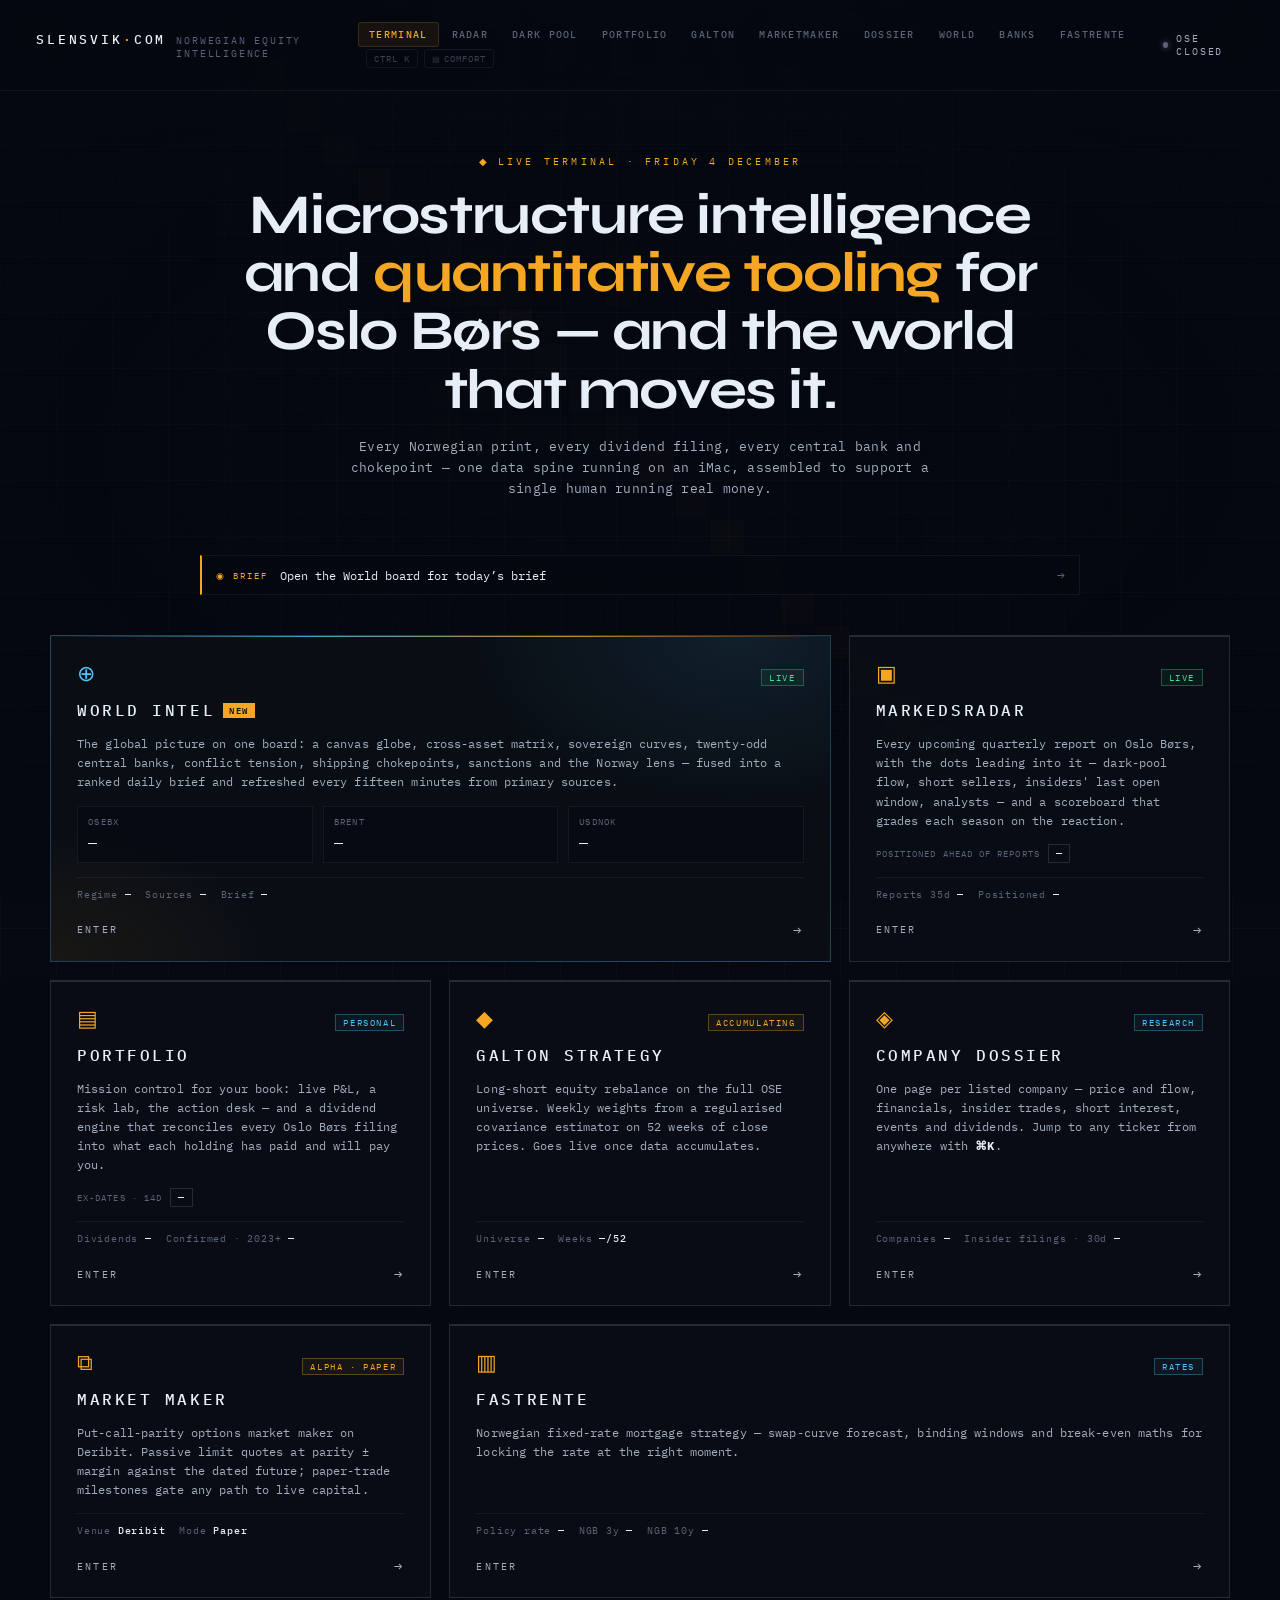
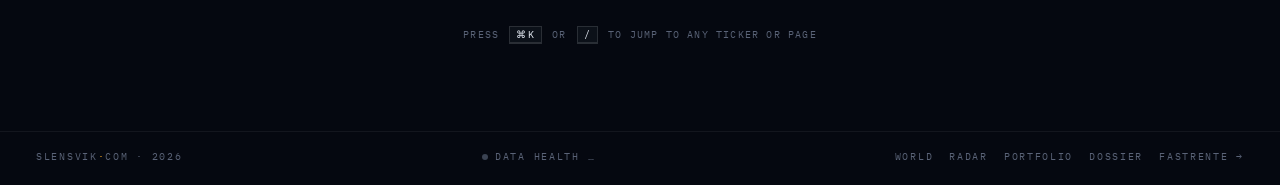
<file: index.html>
<!DOCTYPE html>
<html lang="en">
<head>
<meta charset="UTF-8">
<meta name="viewport" content="width=device-width, initial-scale=1.0">
<title>Slensvik · Norwegian Equity Intelligence</title>
<meta name="description" content="Norwegian equity intelligence terminal — an event radar for informed positioning ahead of company reports, dark-flow signals, portfolio analytics and the Galton strategy, built on Euronext Oslo Børs data.">
<link rel="icon" type="image/svg+xml" href="assets/favicon.svg">
<link rel="preconnect" href="https://fonts.googleapis.com">
<link href="https://fonts.googleapis.com/css2?family=IBM+Plex+Mono:wght@300;400;500;600&family=Syne:wght@500;700;800&display=swap" rel="stylesheet">
<link rel="stylesheet" href="assets/intel.css">
<style>
  /* Design tokens live in assets/intel.css (shared design system). */
  *, *::before, *::after { box-sizing: border-box; margin: 0; padding: 0; }
  html { scroll-behavior: smooth; }
  body {
    background: var(--bg0); color: var(--text1);
    font-family: var(--mono); min-height: 100vh;
    overflow-x: hidden;
    -webkit-font-smoothing: antialiased; -moz-osx-font-smoothing: grayscale;
  }

  /* ─── Animated matrix background ─────────────────────────────────────── */
  #matrix-bg {
    position: fixed; inset: 0;
    z-index: 0;
    pointer-events: none;
    opacity: 0.62;
  }
  /* Top + bottom vignette so cards remain readable */
  .vignette {
    position: fixed; inset: 0; z-index: 1; pointer-events: none;
    background:
      radial-gradient(ellipse 80% 60% at 50% 50%, transparent 0%, rgba(5,8,16,0.55) 100%),
      linear-gradient(180deg, rgba(5,8,16,0.45) 0%, transparent 18%, transparent 82%, rgba(5,8,16,0.6) 100%);
  }

  /* ─── Foreground container ───────────────────────────────────────────── */
  .page {
    position: relative; z-index: 2;
    min-height: 100vh;
    display: flex; flex-direction: column;
  }

  /* ─── Top bar ────────────────────────────────────────────────────────── */
  .topbar {
    display: flex; justify-content: space-between; align-items: center;
    padding: 22px 36px; border-bottom: 1px solid var(--border);
    backdrop-filter: blur(6px); background: rgba(5,8,16,0.4);
  }
  .brand {
    display: flex; align-items: baseline; gap: 10px;
  }
  .brand .mark {
    font-family: var(--mono); font-size: 13px; font-weight: 500;
    letter-spacing: 0.22em; color: var(--text1); text-transform: uppercase;
  }
  .brand .dot { color: var(--amber); }
  .brand .sub {
    font-family: var(--mono); font-size: 10px;
    letter-spacing: 0.18em; color: var(--text3); text-transform: uppercase;
  }
  .market-status {
    display: flex; align-items: center; gap: 8px;
    font-family: var(--mono); font-size: 10px;
    letter-spacing: 0.18em; text-transform: uppercase; color: var(--text2);
  }
  .market-status .dot {
    width: 6px; height: 6px; border-radius: 50%;
    background: var(--text3); box-shadow: 0 0 6px var(--text3);
  }
  .market-status.open .dot {
    background: var(--green); box-shadow: 0 0 8px var(--green);
    animation: pulse 2s ease-in-out infinite;
  }
  @keyframes pulse { 0%,100% { opacity: 1 } 50% { opacity: 0.4 } }

  /* ─── Hero / hub ─────────────────────────────────────────────────────── */
  .hub {
    flex: 1;
    display: flex; flex-direction: column;
    justify-content: center; align-items: center;
    padding: 64px 36px 90px;
  }
  .eyebrow {
    font-family: var(--mono); font-size: 10px;
    letter-spacing: 0.32em; text-transform: uppercase;
    color: var(--amber); margin-bottom: 18px;
  }
  .eyebrow .glyph { margin-right: 8px; }
  h1.title {
    font-family: var(--sans); font-weight: 700;
    font-size: clamp(34px, 5vw, 56px);
    line-height: 1.04; letter-spacing: -0.025em;
    color: var(--text1); text-align: center; max-width: 880px;
    margin-bottom: 18px;
  }
  h1.title em {
    font-style: normal; color: var(--amber);
    font-weight: 700;
  }
  .subtitle {
    font-family: var(--mono); font-size: 13px;
    color: var(--text2); max-width: 580px; text-align: center;
    line-height: 1.6; letter-spacing: 0.02em;
    margin-bottom: 56px;
  }

  /* ─── Gateway cards ──────────────────────────────────────────────────── */
  .gateways {
    display: grid; grid-template-columns: repeat(auto-fit, minmax(280px, 1fr));
    gap: 18px; width: 100%; max-width: 1120px;
  }
  .gw.gw-wide { min-height: 0; }
  @media (max-width: 920px)  { .gateways { grid-template-columns: 1fr; max-width: 480px; } }

  .gw {
    position: relative;
    border: 1px solid var(--border2);
    background: rgba(11,15,23,0.78);
    backdrop-filter: blur(8px);
    padding: 26px 26px 22px;
    text-decoration: none; color: var(--text1);
    transition: border-color .25s, background .25s, transform .25s;
    overflow: hidden;
    display: flex; flex-direction: column; gap: 14px;
    min-height: 230px;
  }
  .gw::before {
    content: '';
    position: absolute; top: 0; left: 0; right: 0; height: 1px;
    background: var(--border2);
    transition: background .25s;
  }
  .gw:hover {
    border-color: var(--border3);
    background: rgba(17,22,31,0.85);
    transform: translateY(-1px);
  }
  .gw:hover::before { background: var(--amber); }

  .gw-head { display: flex; align-items: baseline; justify-content: space-between; gap: 12px; }
  .gw-glyph {
    font-family: var(--mono); font-size: 22px; line-height: 1;
    color: var(--amber);
  }
  .gw-status {
    font-family: var(--mono); font-size: 9px; letter-spacing: 0.18em;
    text-transform: uppercase; color: var(--text3);
    padding: 2px 7px; border: 1px solid var(--border2); border-radius: 0;
  }
  .gw-status.live { color: var(--green); border-color: rgba(67,224,151,0.32); background: rgba(67,224,151,0.06); }
  .gw-status.beta { color: var(--ice);   border-color: rgba(79,195,247,0.32); background: rgba(79,195,247,0.06); }
  .gw-status.acc  { color: var(--amber); border-color: rgba(245,166,35,0.32); background: rgba(245,166,35,0.06); }

  .gw-name {
    font-family: var(--mono); font-size: 16px; font-weight: 500;
    letter-spacing: 0.16em; text-transform: uppercase; color: var(--text1);
  }
  .gw-desc {
    font-family: var(--mono); font-size: 11.5px; line-height: 1.66;
    color: var(--text2); letter-spacing: 0.01em;
    flex: 1;
  }

  .gw-meta {
    display: flex; flex-wrap: wrap; gap: 14px;
    border-top: 1px solid var(--border);
    padding-top: 10px;
    font-family: var(--mono); font-size: 10px;
    letter-spacing: 0.08em; color: var(--text3);
  }
  .gw-meta strong {
    color: var(--text1); font-weight: 500;
    font-variant-numeric: tabular-nums;
  }

  .gw-enter {
    display: flex; align-items: center; justify-content: space-between;
    font-family: var(--mono); font-size: 10px; letter-spacing: 0.22em;
    text-transform: uppercase; color: var(--text2);
    padding-top: 6px;
  }
  .gw:hover .gw-enter { color: var(--amber); }
  .gw-arrow {
    font-size: 14px; transition: transform .25s;
  }
  .gw:hover .gw-arrow { transform: translateX(4px); }

  /* ─── Live pulse strip + brief line (World Intel feed) ─────────────────── */
  .pulse { display: flex; flex-wrap: wrap; justify-content: center; gap: 8px; max-width: 1120px; margin: -26px 0 14px; }
  .pl { display: inline-flex; align-items: baseline; gap: 8px; padding: 7px 12px; border: 1px solid var(--border2);
        border-radius: 20px; background: rgba(5,8,16,0.62); backdrop-filter: blur(6px); -webkit-backdrop-filter: blur(6px);
        text-decoration: none; font-family: var(--mono); white-space: nowrap; transition: border-color .2s, background .2s; }
  .pl:hover { border-color: var(--border3); background: rgba(17,22,31,0.8); }
  .pl .k { font-size: 9px; letter-spacing: .16em; text-transform: uppercase; color: var(--text3); }
  .pl b { font-size: 12px; font-weight: 600; color: var(--text1); font-variant-numeric: tabular-nums; }
  .pl .c { font-size: 10.5px; font-variant-numeric: tabular-nums; }
  .pl .c.up { color: var(--green); } .pl .c.dn { color: var(--red); } .pl .c.flat { color: var(--text3); }
  .pl.regime { border-color: rgba(245,166,35,.4); }
  .pl.regime b { letter-spacing: .08em; }
  .pl.regime b.on { color: var(--green); } .pl.regime b.off { color: var(--red); } .pl.regime b.neu { color: var(--amber); }
  .pl.skel { min-width: 118px; height: 31px; opacity: .5; }
  .brief-line { display: flex; align-items: center; gap: 12px; max-width: 880px; width: 100%; margin: 0 0 40px; padding: 10px 14px;
                border: 1px solid var(--border); border-left: 2px solid var(--amber); background: rgba(5,8,16,0.55);
                backdrop-filter: blur(6px); -webkit-backdrop-filter: blur(6px); text-decoration: none; font-family: var(--mono);
                transition: border-color .2s, background .2s; min-height: 40px; }
  .brief-line:hover { background: rgba(17,22,31,0.78); border-color: var(--border2); border-left-color: var(--amber); }
  .bl-k { font-size: 9px; letter-spacing: .22em; text-transform: uppercase; color: var(--amber); white-space: nowrap; }
  .bl-h { flex: 1; font-size: 12px; color: var(--text1); line-height: 1.45; min-width: 0; }
  .bl-h small { color: var(--text3); font-size: 10px; margin-left: 8px; letter-spacing: .04em; }
  .bl-a { color: var(--text3); font-size: 13px; transition: transform .2s, color .2s; }
  .brief-line:hover .bl-a { color: var(--amber); transform: translateX(3px); }
  @media (prefers-reduced-motion: no-preference) { .bl-h { transition: opacity .45s; } .bl-h.fade { opacity: 0; } }

  /* ─── Bento layout: World is the feature card ─────────────────────────── */
  .gateways.bento { grid-template-columns: repeat(3, minmax(0, 1fr)); max-width: 1180px; }
  .gw.span2 { grid-column: span 2; }
  @media (max-width: 1080px) { .gateways.bento { grid-template-columns: repeat(2, minmax(0, 1fr)); } }
  @media (max-width: 720px)  { .gateways.bento { grid-template-columns: minmax(0, 1fr); max-width: 520px; } .gw.span2 { grid-column: span 1; } }
  .gw.feature { border-color: rgba(79,195,247,0.28); background:
      radial-gradient(ellipse 60% 90% at 88% 0%, rgba(79,195,247,0.10), transparent 60%),
      radial-gradient(ellipse 50% 70% at 0% 100%, rgba(245,166,35,0.07), transparent 60%), rgba(11,15,23,0.82); }
  .gw.feature::before { background: linear-gradient(90deg, transparent, var(--ice), var(--amber), transparent); height: 1px; opacity: .8; }
  @media (prefers-reduced-motion: no-preference) {
    .gw.feature::after { content: ''; position: absolute; inset: -1px; pointer-events: none; border-radius: inherit;
      background: conic-gradient(from var(--ang, 0deg), transparent 0 70%, rgba(79,195,247,.35) 80%, rgba(245,166,35,.35) 88%, transparent 96%);
      -webkit-mask: linear-gradient(#000 0 0) content-box, linear-gradient(#000 0 0); -webkit-mask-composite: xor;
      mask: linear-gradient(#000 0 0) content-box, linear-gradient(#000 0 0); mask-composite: exclude;
      padding: 1px; animation: gwspin 9s linear infinite; opacity: .9; }
    @keyframes gwspin { to { --ang: 360deg; } }
  }
  @property --ang { syntax: '<angle>'; inherits: false; initial-value: 0deg; }
  .gw-name small { font-size: 10px; letter-spacing: .14em; color: var(--text3); margin-left: 10px; font-weight: 400; }
  .gw-new { font-family: var(--mono); font-size: 8.5px; letter-spacing: .18em; color: var(--bg0); background: var(--amber);
            padding: 2px 6px; margin-left: 8px; vertical-align: 2px; }
  .fx-board { display: grid; grid-template-columns: repeat(3, minmax(0, 1fr)); gap: 10px; }
  @media (max-width: 480px) { .fx-board { grid-template-columns: repeat(2, minmax(0, 1fr)); } .fx-board .mini:nth-child(3) { display: none; } }
  .mini { border: 1px solid var(--border); background: rgba(5,8,16,0.45); padding: 9px 10px 7px; min-width: 0; }
  .mini .mk { font-family: var(--mono); font-size: 9px; letter-spacing: .14em; text-transform: uppercase; color: var(--text3);
              display: flex; justify-content: space-between; gap: 6px; }
  .mini .mv { font-family: var(--mono); font-size: 15px; font-weight: 600; color: var(--text1); margin-top: 3px; font-variant-numeric: tabular-nums; }
  .mini .mc { font-size: 9.5px; font-variant-numeric: tabular-nums; }
  .mini .mc.up { color: var(--green); } .mini .mc.dn { color: var(--red); } .mini .mc.flat { color: var(--text3); }
  .mini svg { display: block; width: 100%; height: 26px; margin-top: 4px; }
  .gw-list { display: flex; flex-wrap: wrap; gap: 6px; font-family: var(--mono); font-size: 10px; }
  .gw-list .tk { border: 1px solid var(--border2); padding: 2px 7px; color: var(--text1); letter-spacing: .06em; }
  .gw-list .tk.l { border-color: rgba(67,224,151,.35); color: var(--green); }
  .gw-list .tk.s { border-color: rgba(240,96,96,.35); color: var(--red); }
  .gw-list .lab { color: var(--text3); letter-spacing: .12em; text-transform: uppercase; font-size: 9px; align-self: center; margin-right: 2px; }
  .kbd-hint { margin-top: 30px; font-family: var(--mono); font-size: 10px; letter-spacing: .12em; color: var(--text3); text-transform: uppercase; }
  .kbd-hint kbd { font-family: var(--mono); font-size: 10px; color: var(--text1); border: 1px solid var(--border2); border-bottom-width: 2px;
                  padding: 1px 6px; margin: 0 3px; background: rgba(17,22,31,.7); }
  .kbd-hint button { all: unset; cursor: pointer; }
  .kbd-hint button:hover kbd { border-color: var(--amber); color: var(--amber); }
  .foot .health { display: inline-flex; align-items: center; gap: 7px; }
  .foot .health i { width: 6px; height: 6px; border-radius: 50%; background: var(--text4); display: inline-block; }
  .foot .health.ok i { background: var(--green); box-shadow: 0 0 6px var(--green); }
  .foot .health.warn i { background: var(--amber); box-shadow: 0 0 6px var(--amber); }
  .foot .links { display: flex; gap: 16px; flex-wrap: wrap; }

  /* ─── Market constellation (three.js hero; replaces matrix when WebGL+data ok) ── */
  #constellation {
    position: fixed; inset: 0; z-index: 0; pointer-events: none;
    opacity: 0; transition: opacity 1.6s ease;
  }
  #constellation.on { opacity: 1; }
  #constellation-tip {
    position: fixed; z-index: 60; pointer-events: none; display: none;
    background: rgba(17,22,31,0.92);
    -webkit-backdrop-filter: blur(8px); backdrop-filter: blur(8px);
    border: 1px solid var(--border2); border-radius: var(--radius);
    padding: 8px 12px; font-family: var(--mono); font-size: 10px;
    color: var(--text2); box-shadow: var(--shadow-panel);
    letter-spacing: 0.04em; white-space: nowrap;
  }
  #constellation-tip .ct-tick { color: var(--text1); font-weight: 600; letter-spacing: .1em; }
  #constellation-tip .ct-chg.up { color: var(--green); }
  #constellation-tip .ct-chg.down { color: var(--red); }
  #constellation-tip .ct-sub { color: var(--text4); font-size: 9px; margin-top: 2px; }

  /* ─── Footer ──────────────────────────────────────────────────────────── */
  .foot {
    padding: 18px 36px 22px;
    display: flex; justify-content: space-between; align-items: center;
    border-top: 1px solid var(--border);
    font-family: var(--mono); font-size: 9.5px;
    letter-spacing: 0.18em; text-transform: uppercase; color: var(--text3);
  }
  .foot a { color: var(--text3); text-decoration: none; }
  .foot a:hover { color: var(--amber); }

  /* ─── Mobile / small screens ──────────────────────────────────────────── */
  @media (max-width: 600px) {
    .topbar { padding: 14px 16px; flex-wrap: wrap; gap: 10px; }
    .hub { padding: 40px 16px 56px; }
    .subtitle { margin-bottom: 36px; }
    .pulse { margin-top: -18px; gap: 6px; }
    .pl { padding: 6px 10px; gap: 6px; } .pl b { font-size: 11px; }
    .brief-line { margin-bottom: 28px; }
    .kbd-hint { display: none; }
    .gw { min-height: 0; padding: 20px 18px 18px; }
    .foot { padding: 14px 16px 18px; flex-wrap: wrap; gap: 8px; }
  }
</style>
</head>
<body>

<script src="assets/intel.js?v=20261028"></script>

<canvas id="matrix-bg"></canvas>
<div class="vignette"></div>

<div class="page">

  <header class="topbar">
    <div class="brand">
      <span class="mark">SLENSVIK<span class="dot">·</span>COM</span>
      <span class="sub">Norwegian Equity Intelligence</span>
    </div>
    <div data-intel-nav></div>
    <div class="market-status" id="marketStatus">
      <span class="dot"></span><span class="label">CHECKING …</span>
    </div>
  </header>

  <main class="hub">

    <div class="eyebrow"><span class="glyph">◆</span><span id="heroEyebrow">Live terminal · Oslo Børs and the world around it</span></div>
    <h1 class="title">Microstructure intelligence and <em>quantitative tooling</em> for Oslo Børs — and the world that moves it.</h1>
    <p class="subtitle">
      Every Norwegian print, every dividend filing, every central bank and chokepoint — one data spine
      running on an iMac, assembled to support a single human running real money.
    </p>

    <div class="pulse" id="pulse" aria-label="Live market pulse">
      <span class="pl skel"></span><span class="pl skel"></span><span class="pl skel"></span><span class="pl skel"></span><span class="pl skel"></span>
    </div>
    <a class="brief-line" id="briefLine" href="world.html#brief" aria-label="Today's top intel brief item">
      <span class="bl-k">◉ Brief</span><span class="bl-h" id="briefHead">Loading the daily brief …</span><span class="bl-a">→</span>
    </a>

    <nav class="gateways bento">

      <a class="gw span2 feature" href="world.html">
        <div class="gw-head">
          <span class="gw-glyph" style="color:var(--ice)">⊕</span>
          <span class="gw-status live" id="worldStatus">LIVE</span>
        </div>
        <div class="gw-name">World Intel<span class="gw-new">NEW</span></div>
        <p class="gw-desc">
          The global picture on one board: a canvas globe, cross-asset matrix, sovereign curves, twenty-odd
          central banks, conflict tension, shipping chokepoints, sanctions and the Norway lens — fused into a
          ranked daily brief and refreshed every fifteen minutes from primary sources.
        </p>
        <div class="fx-board" id="worldBoard">
          <div class="mini"><div class="mk"><span>OSEBX</span></div><div class="mv">—</div></div>
          <div class="mini"><div class="mk"><span>Brent</span></div><div class="mv">—</div></div>
          <div class="mini"><div class="mk"><span>USDNOK</span></div><div class="mv">—</div></div>
        </div>
        <div class="gw-meta">
          <span>Regime <strong id="kpiWRegime">—</strong></span>
          <span>Sources <strong id="kpiWSources">—</strong></span>
          <span>Brief <strong id="kpiWBrief">—</strong></span>
        </div>
        <div class="gw-enter"><span>ENTER</span><span class="gw-arrow">→</span></div>
      </a>

      <a class="gw" href="radar.html">
        <div class="gw-head">
          <span class="gw-glyph">▣</span>
          <span class="gw-status live">LIVE</span>
        </div>
        <div class="gw-name">Markedsradar</div>
        <p class="gw-desc">
          Every upcoming quarterly report on Oslo Børs, with the dots
          leading into it — dark-pool flow, short sellers, insiders'
          last open window, analysts — and a scoreboard that grades
          each season on the reaction.
        </p>
        <div class="gw-list" id="radarTop"><span class="lab">Positioned ahead of reports</span><span class="tk">—</span></div>
        <div class="gw-meta">
          <span>Reports 35d <strong id="kpiMrReports">—</strong></span>
          <span>Positioned <strong id="kpiMrPositioned">—</strong></span>
        </div>
        <div class="gw-enter"><span>ENTER</span><span class="gw-arrow">→</span></div>
      </a>

      <a class="gw" href="portfolio.html">
        <div class="gw-head">
          <span class="gw-glyph">▤</span>
          <span class="gw-status beta">PERSONAL</span>
        </div>
        <div class="gw-name">Portfolio</div>
        <p class="gw-desc">
          Mission control for your book: live P&amp;L, a risk lab, the action desk — and a dividend engine
          that reconciles every Oslo Børs filing into what each holding has paid and will pay you.
        </p>
        <div class="gw-list" id="divSoon"><span class="lab">Ex-dates · 14d</span><span class="tk">—</span></div>
        <div class="gw-meta">
          <span>Dividends <strong id="kpiDivN">—</strong></span>
          <span title="share of dividends since 2023 confirmed by at least two independent sources">Confirmed · 2023+ <strong id="kpiDivConf">—</strong></span>
        </div>
        <div class="gw-enter"><span>ENTER</span><span class="gw-arrow">→</span></div>
      </a>

      <a class="gw" href="galton.html">
        <div class="gw-head">
          <span class="gw-glyph">◆</span>
          <span class="gw-status acc" id="galtonStatus">ACCUMULATING</span>
        </div>
        <div class="gw-name">Galton Strategy</div>
        <p class="gw-desc">
          Long-short equity rebalance on the full OSE universe. Weekly
          weights from a regularised covariance estimator on 52 weeks of
          close prices. Goes live once data accumulates.
        </p>
        <div class="gw-meta">
          <span>Universe <strong id="kpiGalUniverse">—</strong></span>
          <span>Weeks <strong id="kpiGalWeeks">—/52</strong></span>
        </div>
        <div class="gw-enter"><span>ENTER</span><span class="gw-arrow">→</span></div>
      </a>

      <a class="gw" href="dossier.html">
        <div class="gw-head">
          <span class="gw-glyph">◈</span>
          <span class="gw-status beta">RESEARCH</span>
        </div>
        <div class="gw-name">Company Dossier</div>
        <p class="gw-desc">
          One page per listed company — price and flow, financials, insider trades, short interest,
          events and dividends. Jump to any ticker from anywhere with <b style="color:var(--text1)">⌘K</b>.
        </p>
        <div class="gw-meta">
          <span>Companies <strong id="kpiDosN">—</strong></span>
          <span>Insider filings · 30d <strong id="kpiDosIns">—</strong></span>
        </div>
        <div class="gw-enter"><span>ENTER</span><span class="gw-arrow">→</span></div>
      </a>

      <a class="gw" href="marketmaker.html">
        <div class="gw-head">
          <span class="gw-glyph">⧉</span>
          <span class="gw-status acc">ALPHA · PAPER</span>
        </div>
        <div class="gw-name">Market Maker</div>
        <p class="gw-desc">
          Put-call-parity options market maker on Deribit. Passive limit
          quotes at parity ± margin against the dated future; paper-trade
          milestones gate any path to live capital.
        </p>
        <div class="gw-meta">
          <span>Venue <strong>Deribit</strong></span>
          <span>Mode <strong>Paper</strong></span>
        </div>
        <div class="gw-enter"><span>ENTER</span><span class="gw-arrow">→</span></div>
      </a>

      <a class="gw span2" href="fastrente.html">
        <div class="gw-head">
          <span class="gw-glyph">▥</span>
          <span class="gw-status beta">RATES</span>
        </div>
        <div class="gw-name">Fastrente</div>
        <p class="gw-desc">
          Norwegian fixed-rate mortgage strategy — swap-curve forecast,
          binding windows and break-even maths for locking the rate at the
          right moment.
        </p>
        <div class="gw-meta">
          <span>Policy rate <strong id="kpiNbRate">—</strong></span>
          <span>NGB 3y <strong id="kpiNgb3">—</strong></span>
          <span>NGB 10y <strong id="kpiNgb10">—</strong></span>
        </div>
        <div class="gw-enter"><span>ENTER</span><span class="gw-arrow">→</span></div>
      </a>

    </nav>

    <div class="kbd-hint"><button type="button" onclick="INTEL.openPalette()">Press <kbd>⌘K</kbd> or <kbd>/</kbd> to jump to any ticker or page</button></div>
  </main>

  <footer class="foot">
    <span>SLENSVIK<span style="color:var(--amber)">·</span>COM · 2026</span>
    <a class="health" id="footHealth" href="world.html#health"><i></i><span>data health …</span></a>
    <span class="links"><a href="world.html">WORLD</a><a href="radar.html">RADAR</a><a href="portfolio.html">PORTFOLIO</a><a href="dossier.html">DOSSIER</a><a href="fastrente.html">FASTRENTE →</a></span>
  </footer>
</div>

<script>
/* ─── Animated covariance-matrix background ────────────────────────────────
   A grid of cells, each holding a value in [-1, 1] that drifts on its own
   slow stochastic process. Diagonal cells stay strong; off-diagonals settle
   toward a structured target with periodic re-randomisation.

   This is a generic "estimator → structured target" visual; the strategy's
   exact regularisation kernel can shape it more specifically later.
*/
(() => {
  const canvas = document.getElementById('matrix-bg');
  const ctx    = canvas.getContext('2d');
  const dpr    = Math.min(window.devicePixelRatio || 1, 2);

  // Universe-like dimensions: 24x24 cells (~ a covariance matrix on a
  // mid-sized OSE subset). Big enough to feel like data, small enough to
  // animate cheaply.
  const N = 24;
  const cells = [];
  for (let i = 0; i < N; i++) {
    for (let j = 0; j < N; j++) {
      cells.push({
        i, j,
        v: 0, target: 0,
        speed: 0.0024 + Math.random() * 0.004,
      });
    }
  }
  const cellAt = (i, j) => cells[i * N + j];

  function reshuffleTargets() {
    // Each cell drifts toward the Galton-shrunken correlation it would have
    // under the actual ρ shrinkage from the dissertation's Table 1:
    //   ρ_G_ij = 0.068 + 0.259 · ρ̂_ij   (off-diagonal)
    // Diagonal stays at 1. The "sample" ρ̂ underneath is itself slowly
    // drifting block-structured noise — what an estimator would see.
    const G0 = 0.0680, G1 = 0.2592;
    const nBlocks   = 4 + Math.floor(Math.random() * 2);
    const blockSize = Math.ceil(N / nBlocks);
    const blockMean = [];
    for (let b = 0; b < nBlocks; b++) blockMean.push(Math.random() * 1.6 - 0.8);

    for (const c of cells) {
      if (c.i === c.j) { c.target = 0.95; continue; }
      const bi = Math.floor(c.i / blockSize);
      const bj = Math.floor(c.j / blockSize);
      const sameBlock = (bi === bj);
      const base      = sameBlock ? blockMean[bi] : 0;
      if (c.i > c.j) {
        c.target = cellAt(c.j, c.i).target;
      } else {
        const rhoHat  = base + (Math.random() - 0.5) * (sameBlock ? 0.4 : 0.5);
        const rhoG    = G0 + G1 * rhoHat;
        c.target = Math.max(-0.95, Math.min(0.95, rhoG));
      }
    }
  }

  function resize() {
    canvas.width  = window.innerWidth  * dpr;
    canvas.height = window.innerHeight * dpr;
    canvas.style.width  = window.innerWidth + 'px';
    canvas.style.height = window.innerHeight + 'px';
  }
  resize();
  window.addEventListener('resize', resize);

  reshuffleTargets();
  let lastShuffle = 0;
  // Color sampler: blue (+) ↔ black (0) ↔ red (−). Saturated near edges.
  function colorFor(v) {
    const a = Math.min(1, Math.abs(v));
    if (v >= 0) {
      // amber/blue mix going positive
      const r = Math.round(  8 + (245 -  8) * a * 0.55);
      const g = Math.round( 14 + (166 - 14) * a * 0.55);
      const b = Math.round( 22 + ( 35 - 22) * a * 0.25);
      return `rgba(${r},${g},${b},${0.42 + a*0.5})`;
    } else {
      // ice/blue going negative
      const r = Math.round(  8 + ( 50 -  8) * a * 0.55);
      const g = Math.round( 14 + (140 - 14) * a * 0.55);
      const b = Math.round( 22 + (200 - 22) * a * 0.55);
      return `rgba(${r},${g},${b},${0.42 + a*0.55})`;
    }
  }

  function frame(t) {
    if (window.__matrixHalt) return;     // constellation took over the hero
    if (!lastShuffle) lastShuffle = t;
    if (t - lastShuffle > 12000) {       // re-randomise structure every 12s
      reshuffleTargets();
      lastShuffle = t;
    }

    // Layout: a centered square that fills ~min(width, height)*0.95
    const W = canvas.width, H = canvas.height;
    const side = Math.min(W, H) * 0.94;
    const cell = side / N;
    const ox = (W - side) / 2;
    const oy = (H - side) / 2;

    ctx.clearRect(0, 0, W, H);

    // Gentle vignette so cells fade at edges
    const grad = ctx.createRadialGradient(W/2, H/2, side*0.15, W/2, H/2, side*0.75);
    grad.addColorStop(0,   'rgba(5,8,16,0)');
    grad.addColorStop(1,   'rgba(5,8,16,0.18)');

    for (const c of cells) {
      // Slow drift toward target
      c.v += (c.target - c.v) * c.speed;

      const x = ox + c.j * cell;
      const y = oy + c.i * cell;
      const s = cell - 2;   // 2px gutter

      ctx.fillStyle = colorFor(c.v);
      ctx.fillRect(x, y, s, s);
    }

    // Soft vignette overlay
    ctx.fillStyle = grad;
    ctx.fillRect(0, 0, W, H);

    requestAnimationFrame(frame);
  }
  requestAnimationFrame(frame);
})();

/* ─── Market status indicator (Oslo Børs hours) ───────────────────────────── */
(function updateMarket() {
  const el = document.getElementById('marketStatus');
  function tick() {
    const now = new Date();
    const oslo = new Date(now.toLocaleString('en-US', { timeZone: 'Europe/Oslo' }));
    const day  = oslo.getDay();
    const mins = oslo.getHours() * 60 + oslo.getMinutes();
    const isWeekday = day >= 1 && day <= 5;
    const isOpen = isWeekday && mins >= 9*60 && mins < 16*60+30;
    el.classList.toggle('open', isOpen);
    el.querySelector('.label').textContent = isOpen ? 'OSE OPEN' : 'OSE CLOSED';
  }
  tick();
  setInterval(tick, 30000);
})();

/* ─── Live hub: pulse strip, rotating brief, card read-outs ───────────────────
   Everything reads the public PostgREST API through INTEL.safeGet (resolves to
   null on any failure, never throws) — a dead feed just leaves an em-dash.
   Counts use HEAD + Prefer: count=exact (Content-Range), so no table is ever
   downloaded just to be counted. */
(async () => {
  const G = INTEL.safeGet, $ = id => document.getElementById(id);
  const esc = v => String(v ?? '').replace(/[&<>"]/g, c => ({ '&': '&amp;', '<': '&lt;', '>': '&gt;', '"': '&quot;' }[c]));
  const iso = d => d.toISOString().slice(0, 10);
  const dayShift = n => iso(new Date(Date.now() + n * 864e5));
  const REDUCE = window.matchMedia('(prefers-reduced-motion: reduce)').matches;
  const set = (id, v) => { const el = $(id); if (el && v != null && v !== '') el.textContent = v; };
  async function count(path) {
    try {
      const r = await fetch(`${INTEL.API}/${path}`, { method: 'HEAD', headers: { Prefer: 'count=exact', Range: '0-0' } });
      const n = +((r.headers.get('content-range') || '').split('/')[1]);
      return isFinite(n) ? n : null;
    } catch (e) { return null; }
  }
  const lvl = r => r && r.last != null
    ? (+r.last).toLocaleString('en-US', { minimumFractionDigits: r.decimals ?? 2, maximumFractionDigits: r.decimals ?? 2 }) : '—';
  const chg = r => {
    if (!r || r.chg_1d == null) return '';
    const v = +r.chg_1d, sg = v > 0 ? '+' : v < 0 ? '−' : '';
    return r.chg_mode === 'bp' ? `${sg}${Math.abs(v).toFixed(1)} bp` : `${sg}${Math.abs(v).toFixed(2)}%`;
  };
  const cls = r => !r || r.chg_1d == null || Math.abs(r.chg_1d) < 1e-9 ? 'flat' : r.chg_1d > 0 ? 'up' : 'dn';
  function spark(arr, up) {
    const v = (arr || []).filter(x => x != null && isFinite(x)).slice(-60);
    if (v.length < 3) return '';
    const lo = Math.min(...v), hi = Math.max(...v), span = hi - lo || 1, W = 120, H = 26;
    const pts = v.map((x, i) => [i / (v.length - 1) * W, H - 2 - (x - lo) / span * (H - 4)]);
    const line = pts.map(p => p[0].toFixed(1) + ',' + p[1].toFixed(1)).join(' ');
    const col = up ? '#43e097' : '#f06060';
    return `<svg viewBox="0 0 ${W} ${H}" preserveAspectRatio="none" aria-hidden="true">
      <polygon points="0,${H} ${line} ${W},${H}" fill="${col}" opacity=".10"/>
      <polyline points="${line}" fill="none" stroke="${col}" stroke-width="1.4" vector-effect="non-scaling-stroke"/></svg>`;
  }

  set('heroEyebrow', 'Live terminal · ' + new Intl.DateTimeFormat('en-GB',
    { timeZone: 'Europe/Oslo', weekday: 'long', day: 'numeric', month: 'long' }).format(new Date()));

  /* ── World: board, regime, brief, source health ── */
  const IDS = ['eq.osebx', 'fx.usdnok', 'cmd.brent', 'vol.vix', 'eq.spx', 'yc.no.3y', 'yc.no.10y', 'pol.no'];
  const [board, regime, brief, health, runs] = await Promise.all([
    G(`world_board?series_id=in.(${IDS.join(',')})&select=series_id,short,last,chg_1d,chg_mode,decimals,spark`),
    G('world_regime?order=obs_date.desc&limit=1&select=obs_date,label,score'),
    G('world_brief?order=brief_date.desc,rank.asc&limit=16&select=brief_date,rank,severity,category,headline,anchor'),
    G('world_source_health?select=source,last_status,last_success,cadence_min,stale_after_min,consecutive_failures'),
    G('world_runs?select=started_at,finished_at&order=run_id.desc&limit=1'),
  ]);
  const B = Object.fromEntries((board || []).map(r => [r.series_id, r]));
  const rg = regime && regime[0];
  const rgCls = rg ? (/ON/.test(rg.label) ? 'on' : /OFF/.test(rg.label) ? 'off' : 'neu') : '';
  const pills = [];
  if (rg) pills.push(`<a class="pl regime" href="world.html#regime" title="Cross-asset risk regime (World Intel)"><span class="k">Regime</span><b class="${rgCls}">${esc(rg.label)}</b><span class="c flat">${(+rg.score >= 0 ? '+' : '−') + Math.abs(+rg.score).toFixed(2)}</span></a>`);
  for (const id of ['eq.osebx', 'fx.usdnok', 'cmd.brent', 'vol.vix', 'eq.spx']) {
    const r = B[id];
    if (r) pills.push(`<a class="pl" href="world.html#matrix"><span class="k">${esc(r.short)}</span><b>${lvl(r)}</b><span class="c ${cls(r)}">${chg(r)}</span></a>`);
  }
  $('pulse').innerHTML = pills.join('') || '';
  if (!pills.length) $('pulse').style.display = 'none';

  const mini = (id, label) => {
    const r = B[id];
    return `<div class="mini"><div class="mk"><span>${label}</span><span class="mc ${cls(r)}">${chg(r)}</span></div>
      <div class="mv">${lvl(r)}</div>${r ? spark(r.spark, (r.chg_1d || 0) >= 0) : ''}</div>`;
  };
  $('worldBoard').innerHTML = mini('eq.osebx', 'OSEBX') + mini('cmd.brent', 'Brent') + mini('fx.usdnok', 'USDNOK');
  if (rg) { const el = $('kpiWRegime'); el.textContent = rg.label; el.style.color = rgCls === 'on' ? 'var(--green)' : rgCls === 'off' ? 'var(--red)' : 'var(--amber)'; }
  if (health && health.length) {
    // same rule as the World page (INTEL.sourceHealth): late, stale and failing all count against "ok"
    const now = Date.now();
    const ok = health.filter(h => INTEL.sourceHealth(h, now).state === 'ok').length;
    const lastRun = runs && runs[0] ? (runs[0].finished_at || runs[0].started_at) : null;
    const pipe = INTEL.pipelineHealth(lastRun, now);
    const fh = $('footHealth');
    if (pipe.state === 'bad') {
      set('kpiWSources', 'stalled');
      $('kpiWSources').style.color = 'var(--red)';
      fh.className = 'health warn';
      fh.querySelector('span').textContent = `data pipeline stalled · last run ${pipe.ageMin != null ? Math.round(pipe.ageMin / 60) + ' h' : '—'} ago`;
    } else {
      set('kpiWSources', `${ok}/${health.length} ok`);
      fh.className = 'health ' + (ok === health.length ? 'ok' : 'warn');
      fh.querySelector('span').textContent = `data health · ${ok}/${health.length} feeds ok`;
    }
  }
  const pol = B['pol.no'], n3 = B['yc.no.3y'], n10 = B['yc.no.10y'];
  if (pol) set('kpiNbRate', (+pol.last).toFixed(2) + '%');
  if (n3) set('kpiNgb3', (+n3.last).toFixed(2) + '%');
  if (n10) set('kpiNgb10', (+n10.last).toFixed(2) + '%');

  const bd = brief && brief.length ? brief[0].brief_date : null;
  const items = (brief || []).filter(b => b.brief_date === bd).slice(0, 6);
  set('kpiWBrief', items.length ? `${(brief || []).filter(b => b.brief_date === bd).length} items` : null);
  if (items.length) {
    const line = $('briefLine'), head = $('briefHead');
    let k = 0;
    const show = () => {
      const it = items[k % items.length];
      head.innerHTML = `${esc(it.headline)}<small>${esc(it.category)} · #${it.rank}</small>`;
      line.href = 'world.html#' + (it.anchor || 'brief');
    };
    show();
    if (!REDUCE && items.length > 1) setInterval(() => {
      if (document.hidden) return;
      head.classList.add('fade');
      setTimeout(() => { k++; show(); head.classList.remove('fade'); }, 460);
    }, 6500);
  } else {
    $('briefHead').textContent = 'Open the World board for today’s brief';
  }

  /* ── Radar: the event radar — who is positioning ahead of the next reports (api.report_radar) ── */
  (async () => {
    const rows = await G('report_radar?select=isin,ticker,direction,positioning,report_date,period');
    if (!rows) return;
    const pos = rows.filter(r => r.direction !== 'NONE').sort((a, b) => b.positioning - a.positioning);
    set('kpiMrReports', rows.length);
    set('kpiMrPositioned', pos.length);
    $('radarTop').innerHTML = '<span class="lab">Positioned ahead of reports</span>' + (pos.length
      ? pos.slice(0, 4).map(r => `<span class="tk ${r.direction === 'SHORT' ? 's' : 'l'}" title="${esc(r.direction)} ${r.positioning} ahead of the ${esc(r.period || '')} report ${esc(r.report_date)}">${esc(r.ticker || r.isin.slice(-5))} <span style="color:var(--text3)">${+r.report_date.slice(8, 10)}.${+r.report_date.slice(5, 7)}</span></span>`).join('')
      : '<span class="tk" style="color:var(--text3)">none yet</span>');
  })();

  /* ── Portfolio: the dividend engine, market-wide ── */
  (async () => {
    const soon = await G(`dividend_calendar?ex_date=gte.${dayShift(0)}&ex_date=lte.${dayShift(14)}&ticker=not.is.null&select=ticker,ex_date,event_yield_pct,kind&order=ex_date.asc&limit=12`);
    const el = $('divSoon');
    if (soon) el.innerHTML = '<span class="lab">Ex-dates · 14d</span>' + (soon.length
      ? soon.slice(0, 5).map(d => `<span class="tk" title="goes ex ${d.ex_date}${d.event_yield_pct != null ? ' · ' + (+d.event_yield_pct).toFixed(2) + '% of price' : ''}">${esc(d.ticker)} <span style="color:var(--text3)">${+d.ex_date.slice(8, 10)}.${+d.ex_date.slice(5, 7)}</span></span>`).join('')
      : '<span class="tk" style="color:var(--text3)">none</span>');
    const [n, n23, c23] = await Promise.all([count('dividends?select=isin'), count('dividends?select=isin&ex_date=gte.2023-01-01'),
      count('dividends?select=isin&ex_date=gte.2023-01-01&confirmed=is.true')]);
    if (n != null) set('kpiDivN', n.toLocaleString('en-US'));
    if (n23 && c23 != null) set('kpiDivConf', Math.round(c23 / n23 * 100) + '%');
  })();

  /* ── Galton: universe on the latest close, weeks of history (Equinor's row count ≈ trading days) ── */
  (async () => {
    const last = await G('daily_close?select=trade_date&order=trade_date.desc&limit=1');
    if (!last || !last[0]) return;
    set('kpiGalUniverse', await count(`daily_close?trade_date=eq.${last[0].trade_date}&select=isin`));
    const days = await count('daily_close?isin=eq.NO0010096985&select=trade_date');
    if (days != null) {
      const weeks = Math.floor(days / 5);
      set('kpiGalWeeks', `${Math.min(weeks, 52)}/52`);
      if (weeks >= 52) { const st = $('galtonStatus'); st.className = 'gw-status live'; st.textContent = 'LIVE'; }
    }
  })();

  /* ── Dossier ── */
  (async () => {
    const [n, ins] = await Promise.all([count('instruments?select=isin'), count(`insider_trades?trade_date=gte.${dayShift(-30)}&select=id`)]);
    set('kpiDosN', n); set('kpiDosIns', ins);
  })();
})();

/* ─── Market constellation ─────────────────────────────────────────────────
   Every listed name is a glowing star: size = market cap, color = 1d return
   (red ↔ slate ↔ green), pulse = dark-flow share. One BufferGeometry of
   point sprites (~290 names), drift + pulse computed in the vertex shader
   (zero per-frame CPU work). Degrades silently to the covariance-matrix
   canvas above when WebGL, the CDN or the data feed is unavailable.
   three.js pinned @0.160.0 (last UMD build). */
(async () => {
  const reduce = window.matchMedia('(prefers-reduced-motion: reduce)').matches;

  /* gate 1: WebGL */
  try {
    const probe = document.createElement('canvas');
    if (!(probe.getContext('webgl2') || probe.getContext('webgl'))) return;
  } catch (e) { return; }

  /* gate 2: data */
  const ti = await INTEL.safeGet(
    'ticker_intel?select=isin,ticker,issuer,market_cap_eur,return_1d_pct,dark_pct&limit=1000');
  if (!ti || ti.length < 20) return;

  /* market caps: ticker_intel.market_cap_eur is often null → fall back to the
     latest daily_close snapshot; uniform size if that misses too */
  const mcap = {};
  ti.forEach(r => { if (r.market_cap_eur != null) mcap[r.isin] = +r.market_cap_eur; });
  if (!Object.keys(mcap).length) {
    const last = await INTEL.safeGet('daily_close?select=trade_date&order=trade_date.desc&limit=1');
    if (last && last[0]) {
      const rows = await INTEL.safeGet(
        `daily_close?trade_date=eq.${last[0].trade_date}&select=isin,market_cap&limit=1000`);
      (rows || []).forEach(r => { if (r.market_cap != null) mcap[r.isin] = +r.market_cap; });
    }
  }

  /* gate 3: pinned CDN */
  const ok = await new Promise(res => {
    const s = document.createElement('script');
    s.src = 'https://unpkg.com/three@0.160.0/build/three.min.js';
    s.onload = () => res(true); s.onerror = () => res(false);
    document.head.appendChild(s);
  });
  if (!ok || !window.THREE) return;

  /* take over from the matrix fallback */
  window.__matrixHalt = true;
  const mbg = document.getElementById('matrix-bg');
  if (mbg) mbg.style.display = 'none';

  /* mobile budget: fewer sprites + lower DPR cap keeps the hero smooth */
  const SMALL = window.matchMedia('(max-width: 700px)').matches;
  const stars = ti.slice(0, SMALL ? 160 : 320);
  const N = stars.length;
  const maxMc = Math.max(1, ...stars.map(s => mcap[s.isin] || 0));

  const canvas = document.createElement('canvas');
  canvas.id = 'constellation';
  document.body.insertBefore(canvas, document.querySelector('.vignette'));

  const renderer = new THREE.WebGLRenderer({ canvas, alpha: true, antialias: false });
  renderer.setPixelRatio(Math.min(window.devicePixelRatio || 1, SMALL ? 1.5 : 2));
  const camera = new THREE.PerspectiveCamera(55, 1, 1, 600);
  camera.position.set(0, 5, 150);
  const scene = new THREE.Scene();
  const group = new THREE.Group();
  group.rotation.x = 0.30;
  scene.add(group);

  /* one buffer geometry of point sprites */
  const pos = new Float32Array(N * 3), col = new Float32Array(N * 3),
        size = new Float32Array(N), pulse = new Float32Array(N),
        amp = new Float32Array(N), phase = new Float32Array(N), freq = new Float32Array(N);

  const lerp3 = (a, b, t) => [a[0]+(b[0]-a[0])*t, a[1]+(b[1]-a[1])*t, a[2]+(b[2]-a[2])*t];
  const SLATE = [0.36, 0.40, 0.50], GREEN = [0.26, 0.88, 0.59], RED = [0.94, 0.38, 0.38];

  for (let i = 0; i < N; i++) {
    const s = stars[i];
    /* tilted galactic disc, denser toward the core */
    const a2 = Math.random() * Math.PI * 2;
    const r  = Math.sqrt(Math.random());
    pos[i*3]   = Math.cos(a2) * r * 130;
    pos[i*3+1] = (Math.random() - 0.5) * (1.15 - r) * 60;
    pos[i*3+2] = Math.sin(a2) * r * 70;

    /* color ← 1d return through the site palette */
    const t = Math.max(-1, Math.min(1, (s.return_1d_pct || 0) / 2));
    const c = t >= 0 ? lerp3(SLATE, GREEN, t) : lerp3(SLATE, RED, -t);
    col[i*3] = c[0]; col[i*3+1] = c[1]; col[i*3+2] = c[2];

    /* size ← market cap (cube-root flattening keeps mid-caps visible) */
    const mc = mcap[s.isin];
    size[i] = mc ? 6 + 26 * Math.pow(mc / maxMc, 0.30) : 7;

    /* pulse ← dark-flow share */
    const dk = +s.dark_pct || 0;
    amp[i]   = Math.min(1, dk / 12);
    pulse[i] = 0.7 + Math.min(3.2, dk / 10 * 2.6);
    phase[i] = Math.random() * Math.PI * 2;
    freq[i]  = 0.05 + Math.random() * 0.10;     /* slow autonomous drift */
  }

  const geo = new THREE.BufferGeometry();
  geo.setAttribute('position', new THREE.BufferAttribute(pos, 3));
  geo.setAttribute('aColor',   new THREE.BufferAttribute(col, 3));
  geo.setAttribute('aSize',    new THREE.BufferAttribute(size, 1));
  geo.setAttribute('aPulse',   new THREE.BufferAttribute(pulse, 1));
  geo.setAttribute('aAmp',     new THREE.BufferAttribute(amp, 1));
  geo.setAttribute('aPhase',   new THREE.BufferAttribute(phase, 1));
  geo.setAttribute('aFreq',    new THREE.BufferAttribute(freq, 1));

  const mat = new THREE.ShaderMaterial({
    transparent: true, depthWrite: false, blending: THREE.AdditiveBlending,
    uniforms: { uTime: { value: 0 }, uPR: { value: renderer.getPixelRatio() } },
    vertexShader: `
      attribute vec3  aColor;
      attribute float aSize, aPulse, aAmp, aPhase, aFreq;
      uniform float uTime, uPR;
      varying vec3 vColor; varying float vGlow;
      void main() {
        vec3 p = position + vec3(
          sin(uTime * aFreq        + aPhase),
          cos(uTime * aFreq * 1.31 + aPhase * 1.7),
          sin(uTime * aFreq * 0.73 + aPhase * 2.3)) * 2.8;
        vec4 mv = modelViewMatrix * vec4(p, 1.0);
        float pl = 0.5 + 0.5 * sin(uTime * aPulse + aPhase);
        vGlow  = 0.62 + 0.38 * pl * max(aAmp, 0.12);
        vColor = aColor;
        gl_PointSize = aSize * uPR * (210.0 / -mv.z) * (1.0 + 0.22 * pl * aAmp);
        gl_Position  = projectionMatrix * mv;
      }`,
    fragmentShader: `
      precision mediump float;
      varying vec3 vColor; varying float vGlow;
      void main() {
        vec2  c = gl_PointCoord - 0.5;
        float d = length(c) * 2.0;
        if (d > 1.0) discard;
        float halo = pow(1.0 - d, 2.0);
        float core = smoothstep(0.26, 0.0, d);
        vec3 col = vColor * (1.0 + 0.5 * vGlow) + vec3(1.0) * core * 0.35;
        gl_FragColor = vec4(col, (halo * 0.95 + core) * vGlow);
      }`,
  });
  const points = new THREE.Points(geo, mat);
  group.add(points);

  function resize() {
    renderer.setSize(window.innerWidth, window.innerHeight, false);
    camera.aspect = window.innerWidth / window.innerHeight;
    camera.updateProjectionMatrix();
  }
  resize();
  window.addEventListener('resize', resize);

  /* ── hover tooltip + click → dossier (events on document: canvas sits
        behind .page, so we raycast from wherever the cursor is) ── */
  const tip = document.createElement('div');
  tip.id = 'constellation-tip';
  document.body.appendChild(tip);
  const ray = new THREE.Raycaster();
  ray.params.Points.threshold = 4;
  const ndc = new THREE.Vector2();
  let hover = -1, mx = 0, my = 0;

  function pick(e) {
    ndc.x = (e.clientX / window.innerWidth) * 2 - 1;
    ndc.y = -(e.clientY / window.innerHeight) * 2 + 1;
    ray.setFromCamera(ndc, camera);
    const hit = ray.intersectObject(points)[0];
    return hit ? hit.index : -1;
  }
  document.addEventListener('mousemove', (e) => {
    mx = (e.clientX / window.innerWidth - 0.5) * 2;
    my = (e.clientY / window.innerHeight - 0.5) * 2;
    if (e.target.closest('a, button, input, nav, .gw')) {
      if (hover !== -1) { hover = -1; tip.style.display = 'none'; document.body.style.cursor = ''; }
      return;
    }
    const idx = pick(e);
    if (idx !== hover) {
      hover = idx;
      if (idx === -1) { tip.style.display = 'none'; document.body.style.cursor = ''; }
    }
    if (hover !== -1) {
      const s = stars[hover];
      const chg = s.return_1d_pct;
      tip.innerHTML =
        `<span class="ct-tick">${s.ticker || ''}</span> · ${s.issuer || s.isin}` +
        ` <span class="ct-chg ${chg > 0 ? 'up' : chg < 0 ? 'down' : ''}">${INTEL.fmtPct(chg)}</span>` +
        `<div class="ct-sub">dark ${INTEL.fmtNum(s.dark_pct, 1)}% · click for dossier</div>`;
      tip.style.display = 'block';
      tip.style.left = Math.min(e.clientX + 16, window.innerWidth - 280) + 'px';
      tip.style.top  = (e.clientY + 18) + 'px';
      document.body.style.cursor = 'pointer';
    }
  }, { passive: true });
  document.addEventListener('click', (e) => {
    if (hover === -1 || e.target.closest('a, button, input, nav')) return;
    location.href = INTEL.selskapHref(stars[hover].isin);
  });

  /* ── render loop: 60fps budget, rAF paused when tab hidden ── */
  let raf = 0;
  const clock = new THREE.Clock();
  let t = 0;
  function frame() {
    raf = requestAnimationFrame(frame);
    t += Math.min(clock.getDelta(), 0.1);
    mat.uniforms.uTime.value = t;
    group.rotation.y += 0.00045;                       /* slow autonomous spin */
    camera.position.x += (mx * 9  - camera.position.x) * 0.04;   /* parallax */
    camera.position.y += (-my * 5 + 6 - camera.position.y) * 0.04;
    camera.lookAt(0, 0, 0);
    renderer.render(scene, camera);
  }
  if (reduce) {
    /* static rendered frame — no drift, no spin */
    mat.uniforms.uTime.value = 8;
    renderer.render(scene, camera);
  } else {
    frame();
    document.addEventListener('visibilitychange', () => {
      if (document.hidden) { cancelAnimationFrame(raf); raf = 0; clock.getDelta(); }
      else if (!raf) frame();
    });
  }
  canvas.classList.add('on');
})();
</script>

</body>
</html>
</file>
<file: assets/intel.css>
/* ═══════════════════════════════════════════════════════════════════════════
   INTEL.CSS — slensvik.com shared design system
   ─────────────────────────────────────────────────────────────────────────────
   Terminal-quant identity: near-black blues, IBM Plex Mono data surfaces,
   Syne display type, amber/ice/green/red accent semantics, subtle grid
   textures and glow accents. Bloomberg-terminal-meets-modern.

   Load FIRST in <head>, before any page-local <style> (page styles may extend
   or override). Pair with assets/intel.js (nav injection, fetch + format
   utils, Chart.js defaults).

   ── DESIGN TOKENS (CSS custom properties on :root) ──────────────────────────
   Backgrounds (darkest → lightest):
     --bg0  #050810  page background (near-black blue)
     --bg1  #0b0f17  panel background
     --bg2  #11161f  raised surface / table header / tooltip
     --bg3  #1a212d  hover / active surface
   Borders (white-alpha, subtle → strong):
     --border   rgba(255,255,255,.06)  hairline panel/table border
     --border2  rgba(255,255,255,.12)  interactive border (buttons, pills)
     --border3  rgba(255,255,255,.22)  hover/focus border
   Text (bright → faint):
     --text1  #e8eef7  primary (values, headings)
     --text2  #a4adbf  secondary (body copy)
     --text3  #5a6377  labels, metadata
     --text4  #3a4252  disabled / decorative
   Accents (semantic; each has a -dim translucent fill for badge/pill bg):
     --amber  #f5a623  brand / attention / cost      --amber-dim rgba(.16)
     --ice    #4fc3f7  data / info / canonical feed  --ice-dim   rgba(.13)
     --green  #43e097  positive / live / long        --green-dim rgba(.16)
     --red    #f06060  negative / risk / short       --red-dim   rgba(.16)
     --purple #a78bfa  model / derived / signal      --purple-dim rgba(.14)
   Type:
     --mono  IBM Plex Mono stack — ALL data, labels, numbers (use with
             font-variant-numeric: tabular-nums for columns)
     --sans  Syne stack — display headings and prose
   Geometry & depth:
     --radius 4px  --radius-lg 8px
     --space-1 4px --space-2 8px --space-3 14px --space-4 22px --space-5 36px
     --shadow-panel  ambient panel drop
     --glow-amber / --glow-ice / --glow-green / --glow-red  accent glows
   Legacy aliases (older pages: markedsradar, portfolio — DO NOT use in new
   code, kept so existing markup/JS template literals keep resolving):
     --bg→bg0, --border-glow→border3, --text→text1, --text-bright→text1,
     --text-dim→text3, --gold→amber, --body→sans

   ── COMPONENT VOCABULARY ────────────────────────────────────────────────────
   Topbar / nav
     .site-nav            injected by intel.js into [data-intel-nav]; row of
                          .sn-link anchors, .sn-link.active = current page
   Panels
     .panel               bg1 card w/ hairline border + radius (+hover lift)
     .panel-head          flex row: .panel-title (mono micro-caps label) +
                          .panel-meta (right-aligned mono metadata)
     .sec-head            standalone section header: glyph + title + rule
   KPIs
     .kpi-strip           responsive auto-fit grid of .kpi cells
     .kpi                 cell: .kpi-label (micro-caps) / .kpi-value (big mono)
                          / .kpi-sub (faint context line)
     .kpi.up .kpi.down    tints value green/red
   Tables
     .intel-table         data table: micro-caps thead, hairline rows,
                          hover bg3; td.r = right-aligned tabular numerals
   Pills & badges
     .pill                inline status capsule (mono 10px)
     .pill-pos .pill-neg .pill-neu     semantic green/red/slate
     .pill-live           green + pulsing dot (live data feed)
     .pill-mock           amber dashed (mock/simulated data)  ← MOCK badge
     .badge / .badge-green -red -amber -ice -purple -dim     tiny chips
   Charts & sparklines
     .chart-frame         positioned canvas wrapper (give it a height)
     .spark               inline-flex sparkline container (svg/canvas inside)
   Links
     .tk-link             ticker/ISIN → selskap.html?isin=… cross-link;
                          subtle dotted underline, ice on hover
   Tooltip
     .intel-tip           positioned hover tooltip body (bg2, hairline, mono)
   Loading
     .skeleton            shimmering placeholder block (set w/h)
     .spinner-dot         3-dot pulsing loader
   Buttons
     .btn                 mono micro-caps ghost button; .btn:hover ice
     .btn-accent          amber filled
   Texture
     body::before is page-local; use .scanlines on a wrapper for the shared
     horizontal scan-line texture, .gridbg for the faint blueprint grid

   ── MOTION & DEPTH SYSTEM (v3 "the terminal is alive") ─────────────────────
   All motion is gated behind @media (prefers-reduced-motion: no-preference);
   reduced-motion users get the full static design. Driven by intel.js.
     .intel-ambient        fixed background layer (grid + scanline + mood glow)
                           injected by intel.js; parallax via --ambient-y
     --mood-rgb --mood-a   market-mood accent (set from /market_pulse by
                           intel.js; green when breadth>50%, red below,
                           ice neutral) — 3–5% alpha ambient tinting
     .intel-reveal(.in)    staggered fade-up entrance (IntersectionObserver;
                           delay via --reveal-delay)
     .ln-digit(.roll)      odometer digit roll inside INTEL.liveNumber targets
     .ln-up .ln-dn         green/red afterglow on value change
     .intel-k*             ⌘K command palette (overlay, input, list, hints)
     .sn-klaunch           ⌘K affordance chip appended to the injected nav
   ═══════════════════════════════════════════════════════════════════════ */

:root {
  /* backgrounds */
  --bg0: #050810; --bg1: #0b0f17; --bg2: #11161f; --bg3: #1a212d;
  /* borders */
  --border:  rgba(255,255,255,0.06);
  --border2: rgba(255,255,255,0.12);
  --border3: rgba(255,255,255,0.22);
  /* text */
  --text1: #e8eef7; --text2: #a4adbf; --text3: #5a6377; --text4: #3a4252;
  /* accents */
  --amber: #f5a623;  --amber-dim: rgba(245,166,35,0.16);
  --ice:   #4fc3f7;  --ice-dim:   rgba(79,195,247,0.13);
  --green: #43e097;  --green-dim: rgba(67,224,151,0.16);
  --red:   #f06060;  --red-dim:   rgba(240,96,96,0.16);
  --purple:#a78bfa;  --purple-dim:rgba(167,139,250,0.14);
  /* type */
  --mono: 'IBM Plex Mono', ui-monospace, SFMono-Regular, Menlo, monospace;
  --sans: 'Syne', system-ui, sans-serif;
  /* geometry */
  --radius: 4px; --radius-lg: 8px;
  --space-1: 4px; --space-2: 8px; --space-3: 14px; --space-4: 22px; --space-5: 36px;
  /* market mood (overridden at runtime by intel.js from /market_pulse) */
  --mood-rgb: 79,195,247;   /* neutral ice */
  --mood-a: 0.03;
  /* depth */
  --shadow-panel: 0 8px 28px rgba(0,0,0,0.45);
  --glow-amber: 0 0 18px rgba(245,166,35,0.18);
  --glow-ice:   0 0 18px rgba(79,195,247,0.18);
  --glow-green: 0 0 18px rgba(67,224,151,0.18);
  --glow-red:   0 0 18px rgba(240,96,96,0.18);

  /* ── legacy aliases (markedsradar / portfolio era) ── */
  --bg: var(--bg0);
  --border-glow: var(--border3);
  --text: var(--text1);
  --text-bright: var(--text1);
  --text-dim: var(--text3);
  --gold: var(--amber);
  --body: var(--sans);
}

/* ── Site nav (injected by intel.js) ─────────────────────────────────────── */
.site-nav {
  display: flex; align-items: center; gap: 2px; flex-wrap: wrap;
}
.site-nav .sn-link {
  font-family: var(--mono); font-size: 10px; font-weight: 500;
  letter-spacing: 0.13em; text-transform: uppercase;
  color: var(--text3); text-decoration: none;
  padding: 5px 10px; border-radius: 3px;
  border: 1px solid transparent;
  transition: color .15s, border-color .15s, background .15s;
  white-space: nowrap;
}
.site-nav .sn-link:hover { color: var(--text1); background: var(--bg3); }
.site-nav .sn-link.active {
  color: var(--amber); border-color: var(--amber-dim);
  background: rgba(245,166,35,0.07);
}
.site-nav .sn-sep { color: var(--text4); font-size: 9px; user-select: none; }

/* ── Panels (layered glass) ──────────────────────────────────────────────── */
.panel {
  background: rgba(11,15,23,0.72);
  -webkit-backdrop-filter: blur(9px); backdrop-filter: blur(9px);
  border: 1px solid rgba(255,255,255,0.075);
  border-radius: var(--radius-lg); padding: var(--space-4);
  box-shadow:
    inset 0 1px 0 rgba(255,255,255,0.045),                       /* luminous top edge */
    inset 0 0 32px rgba(var(--mood-rgb), calc(var(--mood-a) * 0.5)),
    0 1px 2px rgba(0,0,0,0.25);
  transition: border-color .25s, transform .25s, box-shadow .25s;
}
.panel:hover {
  border-color: var(--border2);
  box-shadow:
    inset 0 1px 0 rgba(255,255,255,0.07),
    inset 0 0 32px rgba(var(--mood-rgb), calc(var(--mood-a) * 0.8)),
    0 6px 22px rgba(0,0,0,0.30),
    0 0 24px rgba(var(--mood-rgb), calc(var(--mood-a) * 1.4));
}
@media (prefers-reduced-motion: no-preference) {
  .panel:hover { transform: translateY(-1px); }
}
.panel-head {
  display: flex; align-items: baseline; justify-content: space-between;
  gap: var(--space-3); margin-bottom: var(--space-3);
}
.panel-title {
  font-family: var(--mono); font-size: 10px; font-weight: 500;
  letter-spacing: 0.18em; text-transform: uppercase; color: var(--text3);
}
.panel-title .glyph { color: var(--amber); margin-right: 6px; }
.panel-meta { font-family: var(--mono); font-size: 10px; color: var(--text4); letter-spacing: 0.06em; }

.sec-head {
  display: flex; align-items: center; gap: var(--space-3);
  font-family: var(--mono); font-size: 10px; letter-spacing: 0.18em;
  text-transform: uppercase; color: var(--text3);
  margin: var(--space-5) 0 var(--space-3);
}
.sec-head::after { content: ''; flex: 1; height: 1px; background: var(--border); }
.sec-head .glyph { color: var(--amber); }

/* ── KPI strip ───────────────────────────────────────────────────────────── */
.kpi-strip {
  display: grid; grid-template-columns: repeat(auto-fit, minmax(140px, 1fr));
  gap: 1px; background: var(--border); border: 1px solid var(--border);
  border-radius: var(--radius-lg); overflow: hidden;
}
.kpi { background: var(--bg1); padding: var(--space-3) var(--space-4); }
.kpi-label {
  font-family: var(--mono); font-size: 9px; letter-spacing: 0.16em;
  text-transform: uppercase; color: var(--text3); margin-bottom: 6px;
}
.kpi-value {
  font-family: var(--mono); font-size: 22px; font-weight: 600;
  color: var(--text1); line-height: 1.1; font-variant-numeric: tabular-nums;
}
.kpi-sub { font-family: var(--mono); font-size: 10px; color: var(--text4); margin-top: 4px; }
.kpi.up   .kpi-value { color: var(--green); }
.kpi.down .kpi-value { color: var(--red); }

/* ── Data tables ─────────────────────────────────────────────────────────── */
.intel-table { width: 100%; border-collapse: collapse; }
.intel-table th {
  font-family: var(--mono); font-size: 9px; font-weight: 500;
  letter-spacing: 0.14em; text-transform: uppercase; color: var(--text3);
  text-align: left; padding: 8px 10px; border-bottom: 1px solid var(--border2);
  background: var(--bg2);
}
.intel-table td {
  font-family: var(--mono); font-size: 11px; color: var(--text2);
  padding: 7px 10px; border-bottom: 1px solid var(--border);
  font-variant-numeric: tabular-nums;
}
.intel-table tbody tr { transition: background .12s; }
.intel-table tbody tr:hover { background: var(--bg3); }
.intel-table .r, .intel-table td.r, .intel-table th.r { text-align: right; }

/* ── Pills & badges ──────────────────────────────────────────────────────── */
.pill {
  display: inline-flex; align-items: center; gap: 6px;
  font-family: var(--mono); font-size: 10px; letter-spacing: 0.12em;
  text-transform: uppercase; padding: 3px 10px; border-radius: 20px;
  border: 1px solid var(--border2); color: var(--text2); white-space: nowrap;
}
.pill-pos { color: var(--green); border-color: rgba(67,224,151,0.4); background: var(--green-dim); }
.pill-neg { color: var(--red);   border-color: rgba(240,96,96,0.4);  background: var(--red-dim); }
.pill-neu { color: var(--text3); border-color: var(--border2);       background: var(--bg2); }
.pill-live { color: var(--green); border-color: rgba(67,224,151,0.4); background: var(--green-dim); }
.pill-live::before {
  content: ''; width: 6px; height: 6px; border-radius: 50%;
  background: var(--green); animation: intel-pulse 2s ease-in-out infinite;
}
.pill-mock {
  color: var(--amber); border: 1px dashed rgba(245,166,35,0.55);
  background: var(--amber-dim);
}
@keyframes intel-pulse { 0%,100% { opacity: 1; } 50% { opacity: 0.25; } }

.badge {
  display: inline-block; font-family: var(--mono); font-size: 9px;
  letter-spacing: 0.08em; padding: 2px 7px; border-radius: 3px;
  border: 1px solid transparent; white-space: nowrap; vertical-align: middle;
}
.badge-green  { background: var(--green-dim);  color: var(--green); }
.badge-red    { background: var(--red-dim);    color: var(--red); }
.badge-amber  { background: var(--amber-dim);  color: var(--amber); }
.badge-ice    { background: var(--ice-dim);    color: var(--ice); }
.badge-purple { background: var(--purple-dim); color: var(--purple); }
.badge-dim    { background: var(--bg3);        color: var(--text3); }

/* ── Charts & sparklines ─────────────────────────────────────────────────── */
.chart-frame { position: relative; width: 100%; }
.chart-frame > canvas { position: absolute; inset: 0; width: 100% !important; height: 100% !important; }
.spark { display: inline-flex; align-items: center; height: 22px; vertical-align: middle; }

/* ── Cross-link: ticker → selskap.html?isin= ─────────────────────────────── */
.tk-link {
  color: inherit; text-decoration: none;
  border-bottom: 1px dotted var(--text4);
  transition: color .12s, border-color .12s;
}
.tk-link:hover { color: var(--ice); border-bottom-color: var(--ice); }

/* ── Tooltip ─────────────────────────────────────────────────────────────── */
.intel-tip {
  position: absolute; z-index: 50; pointer-events: none;
  background: var(--bg2); border: 1px solid var(--border2);
  border-radius: var(--radius); padding: 8px 12px;
  font-family: var(--mono); font-size: 10px; color: var(--text2);
  box-shadow: var(--shadow-panel); max-width: 280px;
}

/* ── Loading states ──────────────────────────────────────────────────────── */
.skeleton {
  position: relative; overflow: hidden;
  background: var(--bg2); border-radius: var(--radius);
}
.skeleton::after {
  content: ''; position: absolute; inset: 0;
  background: linear-gradient(90deg, transparent, rgba(255,255,255,0.05), transparent);
  animation: intel-shimmer 1.6s infinite;
}
@keyframes intel-shimmer { from { transform: translateX(-100%); } to { transform: translateX(100%); } }
.spinner-dot { display: inline-flex; gap: 5px; }
.spinner-dot i {
  width: 5px; height: 5px; border-radius: 50%; background: var(--text3);
  animation: intel-pulse 1.2s ease-in-out infinite;
}
.spinner-dot i:nth-child(2) { animation-delay: .2s; }
.spinner-dot i:nth-child(3) { animation-delay: .4s; }

/* ── Buttons ─────────────────────────────────────────────────────────────── */
.btn {
  font-family: var(--mono); font-size: 10px; letter-spacing: 0.12em;
  text-transform: uppercase; color: var(--text2);
  background: transparent; border: 1px solid var(--border2);
  border-radius: var(--radius); padding: 6px 14px; cursor: pointer;
  transition: color .15s, border-color .15s, box-shadow .15s;
}
.btn:hover { color: var(--ice); border-color: var(--ice); box-shadow: var(--glow-ice); }
.btn-accent { color: var(--bg0); background: var(--amber); border-color: var(--amber); font-weight: 600; }
.btn-accent:hover { color: var(--bg0); box-shadow: var(--glow-amber); }

/* ── Textures ────────────────────────────────────────────────────────────── */
.scanlines {
  background-image: repeating-linear-gradient(
    0deg, transparent 0 2px, rgba(255,255,255,0.012) 2px 4px);
}
.gridbg {
  background-image:
    linear-gradient(rgba(255,255,255,0.022) 1px, transparent 1px),
    linear-gradient(90deg, rgba(255,255,255,0.022) 1px, transparent 1px);
  background-size: 44px 44px;
}

/* ── Scrollbars (site-wide) ──────────────────────────────────────────────── */
::-webkit-scrollbar { width: 9px; height: 9px; }
::-webkit-scrollbar-track { background: var(--bg0); }
::-webkit-scrollbar-thumb { background: var(--bg3); border-radius: 5px; }
::-webkit-scrollbar-thumb:hover { background: var(--border3); }

/* ═══ MOTION & DEPTH SYSTEM ═══════════════════════════════════════════════ */

/* ── Ambient background (injected by intel.js as <div class="intel-ambient">)
      grid + scanlines + a faint market-mood glow bleeding from the top.
      Sits at z-index:-1 (above the page canvas bg, below all content).
      Parallax: intel.js drives --ambient-y from scroll. ─────────────────── */
.intel-ambient {
  position: fixed; left: 0; right: 0; top: -80px; bottom: -80px;
  z-index: -1; pointer-events: none;
  background-image:
    radial-gradient(ellipse 75% 42% at 50% -4%,
      rgba(var(--mood-rgb), calc(var(--mood-a) * 1.6)), transparent 70%),
    repeating-linear-gradient(0deg,
      transparent 0 3px, rgba(255,255,255,0.008) 3px 4px),
    linear-gradient(rgba(255,255,255,0.020) 1px, transparent 1px),
    linear-gradient(90deg, rgba(255,255,255,0.020) 1px, transparent 1px);
  background-size: 100% 100%, 100% 100%, 56px 56px, 56px 56px;
  transform: translateY(var(--ambient-y, 0px));
  will-change: transform;
}
@media (prefers-reduced-motion: no-preference) {
  .intel-ambient { animation: intel-grid-drift 120s linear infinite; }
  @keyframes intel-grid-drift {
    from { background-position: 0 0, 0 0, 0 0, 0 0; }
    to   { background-position: 0 0, 0 0, 56px 112px, 56px 112px; }
  }
}

/* ── Staggered entrance (intel.js adds .intel-reveal, then .in on
      intersection; --reveal-delay staggers items in the same batch).
      Fail-safe: the hidden state exists only while JS has armed the
      observer, and intel.js force-reveals everything ~1.5s after init —
      no content can ever be stuck hidden. ─────────────────────────────── */
@media (prefers-reduced-motion: no-preference) {
  .intel-reveal {
    opacity: 0; transform: translateY(14px);
  }
  .intel-reveal.in {
    opacity: 1; transform: none;
    transition:
      opacity  .65s cubic-bezier(.22,.7,.3,1) var(--reveal-delay, 0s),
      transform .65s cubic-bezier(.22,.7,.3,1) var(--reveal-delay, 0s);
  }
  /* sec-head underline sweep (the ::after rule line draws left→right) */
  .sec-head.intel-reveal::after { transform: scaleX(0); transform-origin: left center; }
  .sec-head.intel-reveal.in::after {
    transform: scaleX(1);
    transition: transform 1.1s cubic-bezier(.22,.8,.2,1) calc(var(--reveal-delay, 0s) + .2s);
  }
  /* skeleton → content morph: apply to a container the moment real content
     replaces a .skeleton (used by pages; generic utility) */
  .materialize { animation: intel-materialize .55s cubic-bezier(.2,.7,.3,1) both; }
  @keyframes intel-materialize {
    from { opacity: 0; filter: blur(5px); transform: translateY(4px); }
    to   { opacity: 1; filter: blur(0);  transform: none; }
  }
}

/* ── Living numbers (INTEL.liveNumber) ───────────────────────────────────── */
.ln-digit { display: inline-block; }
@media (prefers-reduced-motion: no-preference) {
  .ln-digit.roll { animation: intel-digit-roll .55s cubic-bezier(.18,.85,.3,1) both; }
  @keyframes intel-digit-roll {
    from { transform: translateY(.55em); opacity: 0; filter: blur(1.5px); }
    to   { transform: none; opacity: 1; filter: blur(0); }
  }
  .ln-up { animation: intel-glow-up 1.2s ease-out; }
  .ln-dn { animation: intel-glow-dn 1.2s ease-out; }
  @keyframes intel-glow-up {
    0%   { text-shadow: 0 0 14px rgba(67,224,151,.9), 0 0 4px rgba(67,224,151,.7); color: #43e097; }
    100% { text-shadow: 0 0 0 rgba(67,224,151,0); }
  }
  @keyframes intel-glow-dn {
    0%   { text-shadow: 0 0 14px rgba(240,96,96,.9), 0 0 4px rgba(240,96,96,.7); color: #f06060; }
    100% { text-shadow: 0 0 0 rgba(240,96,96,0); }
  }
}

/* ═══ ⌘K COMMAND PALETTE ═════════════════════════════════════════════════ */
.intel-k {
  position: fixed; inset: 0; z-index: 999;
  display: flex; align-items: flex-start; justify-content: center;
  padding: 14vh 20px 20px;
  background: rgba(3,5,10,0.55);
  -webkit-backdrop-filter: blur(7px); backdrop-filter: blur(7px);
}
.intel-k-box {
  width: 100%; max-width: 560px;
  background: rgba(11,15,23,0.88);
  -webkit-backdrop-filter: blur(14px); backdrop-filter: blur(14px);
  border: 1px solid var(--border2); border-radius: var(--radius-lg);
  box-shadow:
    inset 0 1px 0 rgba(255,255,255,0.06),
    0 24px 70px rgba(0,0,0,0.6),
    0 0 40px rgba(var(--mood-rgb), calc(var(--mood-a) * 2));
  overflow: hidden;
}
@media (prefers-reduced-motion: no-preference) {
  .intel-k       { animation: intel-k-fade .18s ease-out both; }
  .intel-k-box   { animation: intel-k-pop  .22s cubic-bezier(.2,.9,.3,1.15) both; }
  @keyframes intel-k-fade { from { opacity: 0; } to { opacity: 1; } }
  @keyframes intel-k-pop  { from { opacity: 0; transform: translateY(-10px) scale(.985); }
                            to   { opacity: 1; transform: none; } }
}
.intel-k-inputrow {
  display: flex; align-items: center; gap: 10px;
  padding: 14px 16px; border-bottom: 1px solid var(--border);
}
.intel-k-inputrow .glyph { color: var(--amber); font-family: var(--mono); font-size: 13px; }
.intel-k-input {
  flex: 1; background: transparent; border: 0; outline: 0;
  font-family: var(--mono); font-size: 14px; color: var(--text1);
  letter-spacing: 0.04em; caret-color: var(--amber);
}
.intel-k-input::placeholder { color: var(--text4); }
.intel-k-list { max-height: 46vh; overflow-y: auto; padding: 6px; }
.intel-k-item {
  display: flex; align-items: center; gap: 12px;
  padding: 9px 12px; border-radius: var(--radius);
  font-family: var(--mono); cursor: pointer;
  border: 1px solid transparent;
}
.intel-k-item .ki-glyph { color: var(--text4); font-size: 12px; width: 14px; text-align: center; }
.intel-k-item .ki-main  { flex: 1; min-width: 0; display: flex; align-items: baseline; gap: 10px; }
.intel-k-item .ki-tick  { font-size: 12px; font-weight: 600; color: var(--text1); letter-spacing: .06em; white-space: nowrap; }
.intel-k-item .ki-name  { font-size: 10.5px; color: var(--text3); overflow: hidden; text-overflow: ellipsis; white-space: nowrap; }
.intel-k-item .ki-kind  { font-size: 9px; letter-spacing: .14em; color: var(--text4); text-transform: uppercase; }
.intel-k-item .ki-name b { color: var(--ice); font-weight: 500; }
.intel-k-item .ki-tick b { color: var(--amber); font-weight: 600; }
.intel-k-item.sel {
  background: var(--bg3); border-color: var(--border2);
  box-shadow: inset 2px 0 0 var(--amber);
}
.intel-k-item.sel .ki-glyph { color: var(--amber); }
.intel-k-empty {
  padding: 26px 16px; text-align: center;
  font-family: var(--mono); font-size: 10.5px; letter-spacing: .12em;
  color: var(--text4); text-transform: uppercase;
}
.intel-k-hints {
  display: flex; gap: 14px; justify-content: center;
  padding: 9px 14px; border-top: 1px solid var(--border);
  font-family: var(--mono); font-size: 9px; letter-spacing: .1em;
  color: var(--text4); text-transform: uppercase;
}
.intel-k-hints kbd {
  font-family: var(--mono); font-size: 9px; color: var(--text3);
  background: var(--bg2); border: 1px solid var(--border2); border-radius: 3px;
  padding: 1px 5px; margin-right: 4px;
}
/* nav affordance chip */
.sn-klaunch {
  display: inline-flex; align-items: center; gap: 4px;
  font-family: var(--mono); font-size: 9px; letter-spacing: .1em;
  color: var(--text4); background: transparent;
  border: 1px solid var(--border); border-radius: 3px;
  padding: 3px 7px; margin-left: 8px; cursor: pointer;
  transition: color .15s, border-color .15s, box-shadow .15s;
}
.sn-klaunch:hover { color: var(--amber); border-color: rgba(245,166,35,0.4); box-shadow: var(--glow-amber); }

/* density toggle chip (COMFORT ⇄ COMPACT, persisted by intel.js) */
.sn-density {
  display: inline-flex; align-items: center; gap: 4px;
  font-family: var(--mono); font-size: 9px; letter-spacing: .1em;
  text-transform: uppercase;
  color: var(--text4); background: transparent;
  border: 1px solid var(--border); border-radius: 3px;
  padding: 3px 7px; margin-left: 4px; cursor: pointer;
  transition: color .15s, border-color .15s, box-shadow .15s;
  white-space: nowrap;
}
.sn-density::before { content: '▤'; font-size: 8px; opacity: .8; }
.sn-density:hover { color: var(--ice); border-color: rgba(79,195,247,0.4); box-shadow: var(--glow-ice); }
.sn-density[aria-pressed="true"] {
  color: var(--ice); border-color: rgba(79,195,247,0.35);
  background: var(--ice-dim);
}

/* ═══ DENSITY: COMPACT MODE ═══════════════════════════════════════════════
   <html data-density="compact"> — Bloomberg-dense reading mode. Toggled from
   the injected nav, persisted in localStorage ('intel_density_v1'), applied
   pre-paint by intel.js. Default (no attribute) = COMFORT. Token overrides
   cascade through every component that spaces itself with --space-*. */
html[data-density="compact"] {
  --space-1: 3px; --space-2: 6px; --space-3: 9px;
  --space-4: 13px; --space-5: 22px;
}
html[data-density="compact"] .kpi { padding: 8px 12px; }
html[data-density="compact"] .kpi-value { font-size: 18px; }
html[data-density="compact"] .kpi-label { margin-bottom: 3px; }
html[data-density="compact"] .kpi-sub { margin-top: 2px; }
html[data-density="compact"] .intel-table th { padding: 5px 8px; }
html[data-density="compact"] .intel-table td { padding: 3px 8px; font-size: 10.5px; }
html[data-density="compact"] .panel-head { margin-bottom: var(--space-2); }
html[data-density="compact"] .btn { padding: 4px 10px; }
html[data-density="compact"] .pill { padding: 2px 8px; }

/* ═══ RESPONSIVE LAYER (site-wide) ════════════════════════════════════════
   Shared mobile behaviour: the injected nav becomes a horizontally scrolling
   chip rail (terminal ticker-tape flavour), KPI strips drop to 2-up, type
   scale tightens, the ⌘K palette hugs the viewport. Pages add their own
   layout-specific queries on top of this. */

/* nav mount must be allowed to shrink inside page topbar flex rows */
[data-intel-nav] { min-width: 0; }

@media (max-width: 860px) {
  .site-nav {
    flex-wrap: nowrap; overflow-x: auto; max-width: 100%;
    -webkit-overflow-scrolling: touch;
    scrollbar-width: none;
    padding-bottom: 2px;
    /* edge fade hints that the rail scrolls */
    -webkit-mask-image: linear-gradient(90deg, #000 calc(100% - 26px), transparent);
            mask-image: linear-gradient(90deg, #000 calc(100% - 26px), transparent);
  }
  .site-nav::-webkit-scrollbar { display: none; }
  .site-nav .sn-link { padding: 6px 9px; }   /* ≥32px touch row */
  .sn-klaunch, .sn-density { padding: 5px 8px; flex: 0 0 auto; }
}

@media (max-width: 600px) {
  :root { --space-4: 16px; --space-5: 26px; }
  .kpi-strip { grid-template-columns: repeat(2, 1fr); }
  .kpi { padding: 10px 12px; }
  .kpi-value { font-size: 18px; }
  .panel { padding: var(--space-3) var(--space-3); }
  .panel-head { flex-wrap: wrap; row-gap: 4px; }
  .sec-head { letter-spacing: 0.14em; }
  .intel-table th { padding: 7px 8px; }
  .intel-table td { padding: 6px 8px; }
  .intel-k { padding: 9vh 10px 10px; }
  .intel-k-list { max-height: 52vh; }
}

/* horizontal scroll container for wide tables — edge fades signal overflow.
   Applied to the page-local wrappers already in the markup (radar .table-wrap,
   marketmaker .tbl-wrap, selskap .scrollwrap) plus the generic utility. */
.intel-scroll-x, .table-wrap, .tbl-wrap, .scrollwrap {
  overflow-x: auto;
  -webkit-overflow-scrolling: touch;
  background:
    linear-gradient(90deg,  var(--bg1) 35%, rgba(11,15,23,0)) left  / 28px 100%,
    linear-gradient(270deg, var(--bg1) 35%, rgba(11,15,23,0)) right / 28px 100%,
    radial-gradient(farthest-side at 0 50%,   rgba(0,0,0,.45), transparent) left  / 14px 100%,
    radial-gradient(farthest-side at 100% 50%, rgba(0,0,0,.45), transparent) right / 14px 100%;
  background-repeat: no-repeat;
  background-attachment: local, local, scroll, scroll;
}

/* ═══ VIEW TRANSITIONS (progressive enhancement) ══════════════════════════
   Same-origin cross-document transitions: a fast crossfade + 6px lift.
   Browsers without the API ignore all of this; reduced-motion users get
   instant navigation (the @view-transition opt-in itself sits inside the
   no-preference media query). */
@media (prefers-reduced-motion: no-preference) {
  @view-transition { navigation: auto; }
  ::view-transition-old(root) {
    animation: intel-vt-out 140ms ease-in both;
  }
  ::view-transition-new(root) {
    animation: intel-vt-in 200ms cubic-bezier(.22,.7,.3,1) both;
  }
  @keyframes intel-vt-out { to { opacity: 0; } }
  @keyframes intel-vt-in  { from { opacity: 0; transform: translateY(6px); }
                            to   { opacity: 1; transform: none; } }
}
</file>
